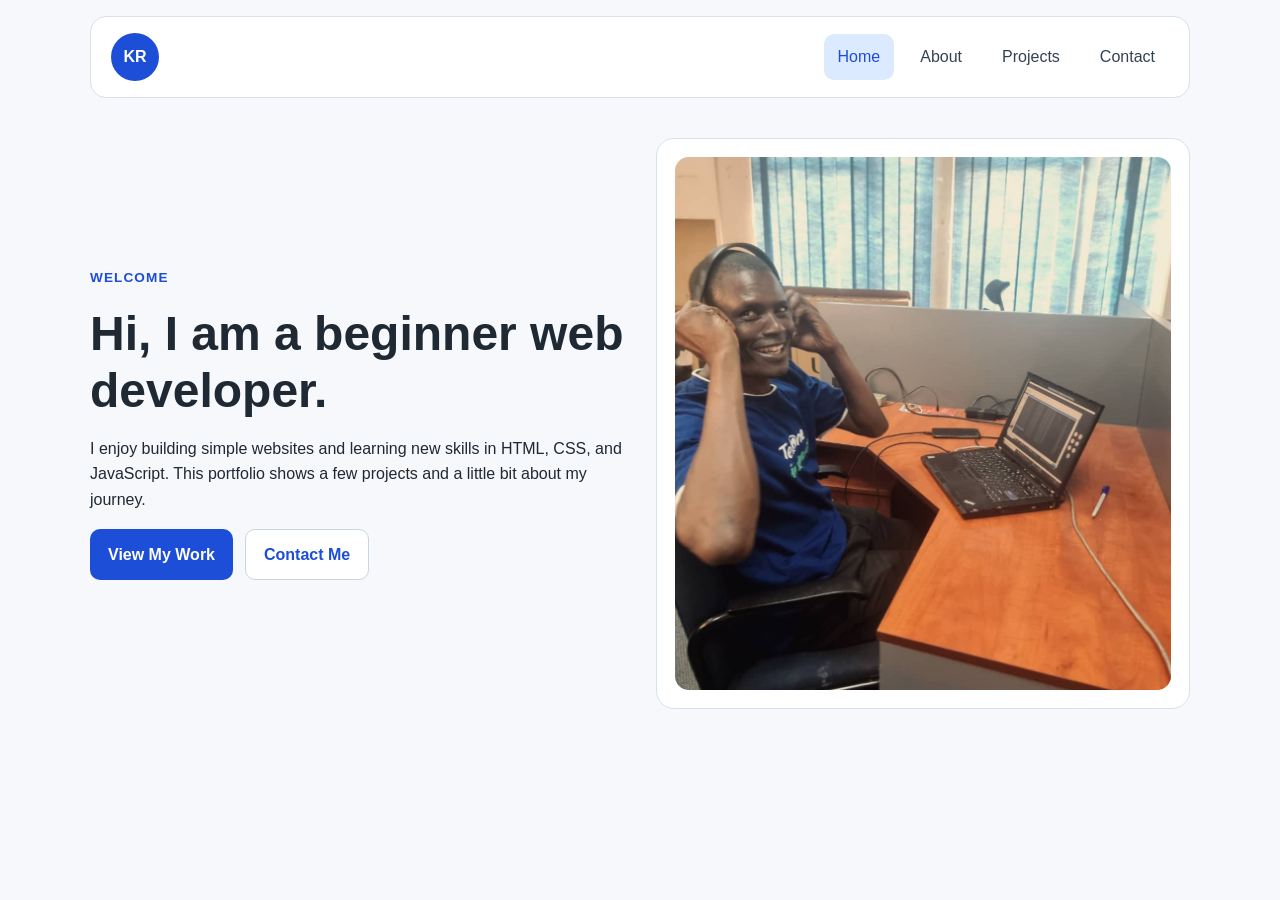
<file: index.html>
<!DOCTYPE html>
<html lang="en">
<head>
    <meta charset="UTF-8">
    <meta name="viewport" content="width=device-width, initial-scale=1.0">
    <title>Home</title>
    <link rel="stylesheet" href="Main.css">
</head>
<body>
    <nav class="nav-bar">
        <div class="logo-container">
            <h1>KR</h1>
        </div>
        <div class="links-container">
            <a class="active-link" href="index.html">Home</a>
            <a href="ABOUT.html">About</a>
            <a href="PROJECTS.html">Projects</a>
            <a href="contact.html">Contact</a>
        </div>
    </nav>

    <main class="page-shell">
        <section class="hero-section">
            <div class="hero-content">
                <p class="section-label">Welcome</p>
                <h1>Hi, I am a beginner web developer.</h1>
                <p>
                    I enjoy building simple websites and learning new skills in HTML, CSS,
                    and JavaScript. This portfolio shows a few projects and a little bit
                    about my journey.
                </p>
                <div class="hero-buttons">
                    <a class="primary-button" href="PROJECTS.html">View My Work</a>
                    <a class="secondary-button" href="contact.html">Contact Me</a>
                </div>
            </div>

            <div class="hero-image">
                <img src="IMG-20230922-WA0028.jpg" alt="Profile photo">
            </div>
        </section>
    </main>
</body>
</html>
</file>
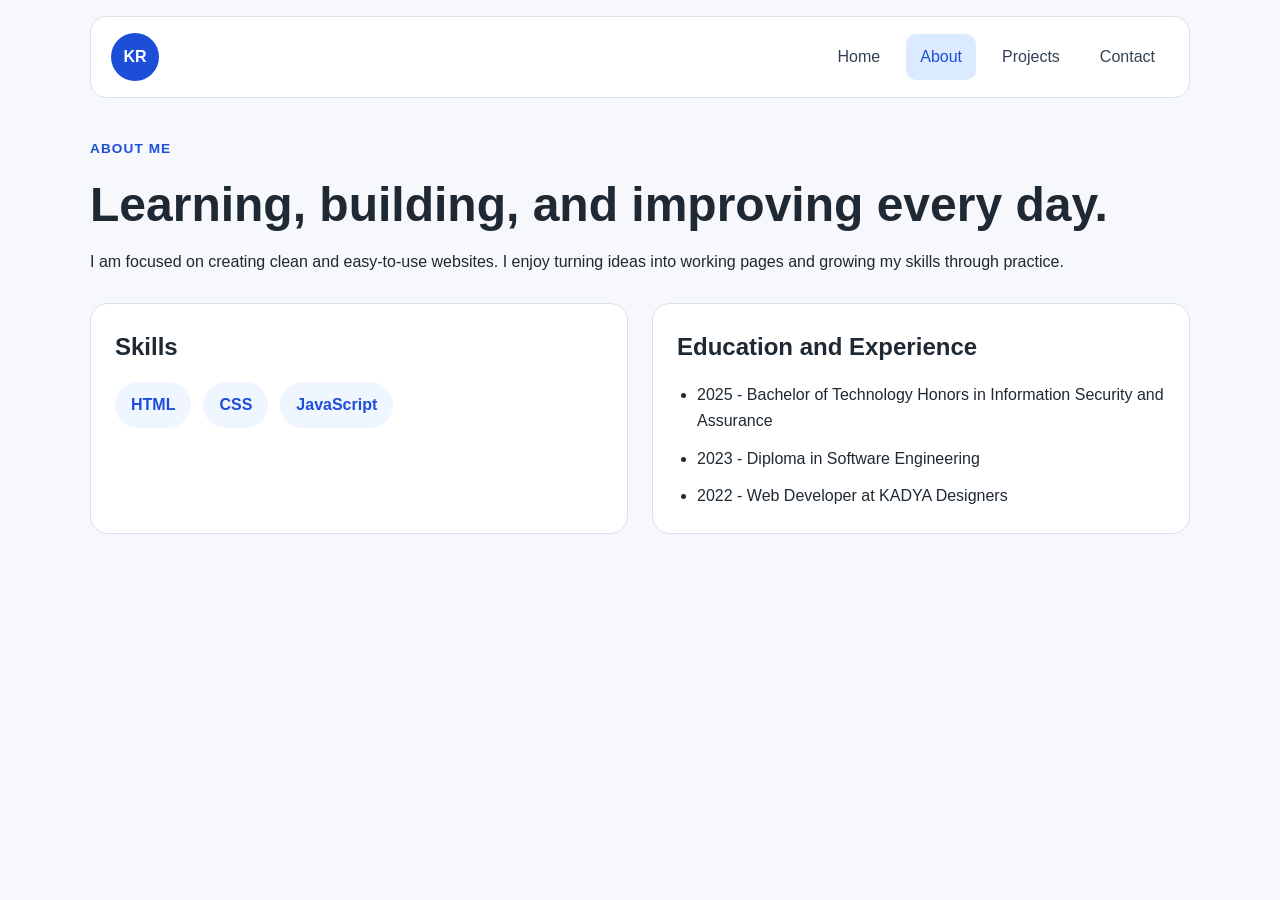
<file: ABOUT.html>
<!DOCTYPE html>
<html lang="en">
<head>
    <meta charset="UTF-8">
    <meta name="viewport" content="width=device-width, initial-scale=1.0">
    <title>About</title>
    <link rel="stylesheet" href="Main.css">
</head>
<body>
    <nav class="nav-bar">
        <div class="logo-container">
            <h1>KR</h1>
        </div>
        <div class="links-container">
            <a href="index.html">Home</a>
            <a class="active-link" href="ABOUT.html">About</a>
            <a href="PROJECTS.html">Projects</a>
            <a href="contact.html">Contact</a>
        </div>
    </nav>

    <main class="page-shell">
        <section class="page-intro">
            <p class="section-label">About Me</p>
            <h1>Learning, building, and improving every day.</h1>
            <p>
                I am focused on creating clean and easy-to-use websites. I enjoy turning
                ideas into working pages and growing my skills through practice.
            </p>
        </section>

        <section class="info-grid">
            <div class="content-card">
                <h2>Skills</h2>
                <div class="skills-cont">
                    <div class="skill-bar">HTML</div>
                    <div class="skill-bar">CSS</div>
                    <div class="skill-bar">JavaScript</div>
                </div>
            </div>

            <div class="content-card">
                <h2>Education and Experience</h2>
                <ul class="details-list">
                    <li>2025 - Bachelor of Technology Honors in Information Security and Assurance</li>
                    <li>2023 - Diploma in Software Engineering</li>
                    <li>2022 - Web Developer at KADYA Designers</li>
                </ul>
            </div>
        </section>
    </main>
</body>
</html>
</file>
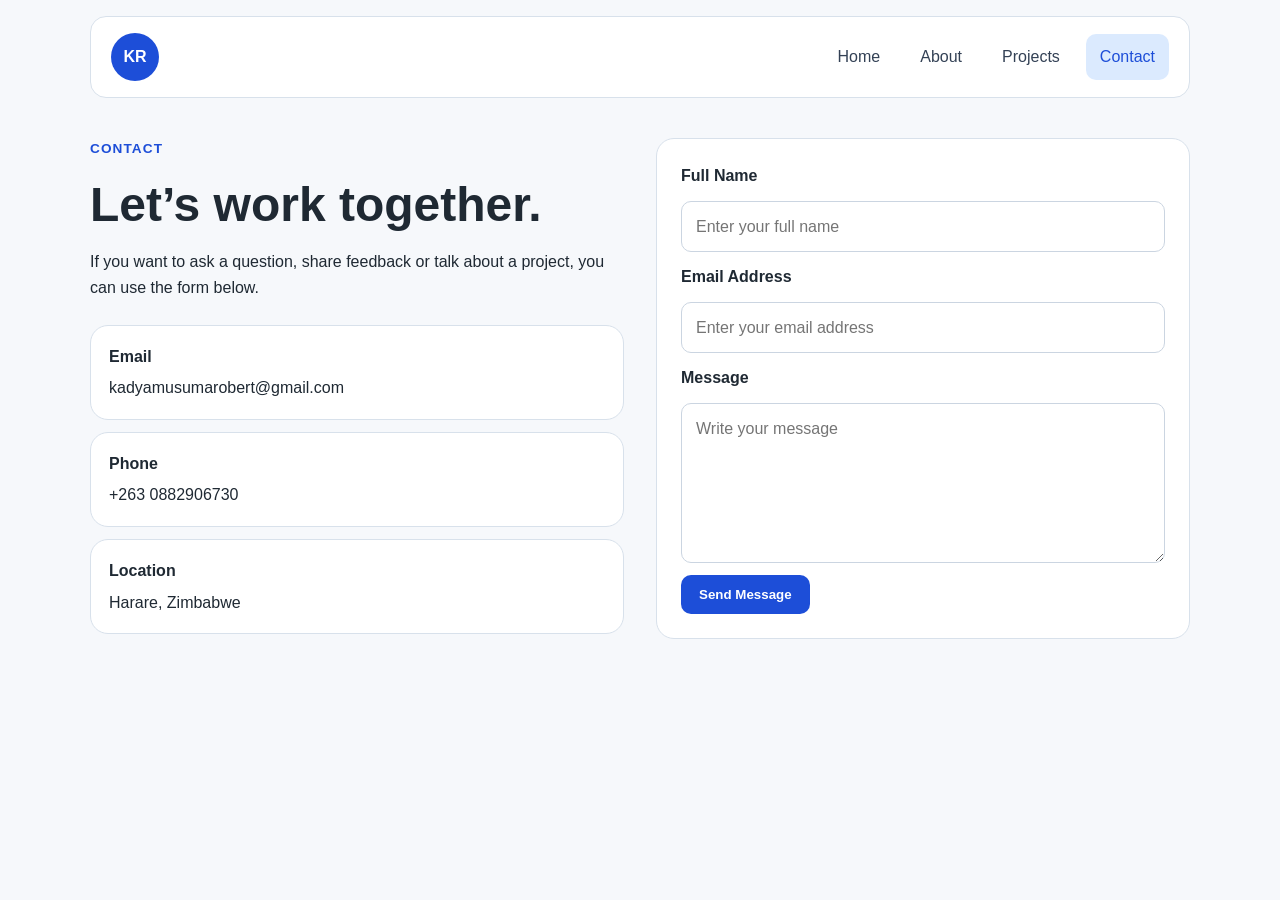
<file: CONTACT.html>
<!DOCTYPE html>
<html lang="en">
<head>
    <meta charset="UTF-8">
    <meta name="viewport" content="width=device-width, initial-scale=1.0">
    <title>Contact</title>
    <link rel="stylesheet" href="Main.css">
</head>
<body>
    <nav class="nav-bar">
        <div class="logo-container">
            <h1>KR</h1>
        </div>
        <div class="links-container">
            <a href="index.html">Home</a>
            <a href="ABOUT.html">About</a>
            <a href="PROJECTS.html">Projects</a>
            <a class="active-link" href="contact.html">Contact</a>
        </div>
    </nav>

    <main class="page-shell">
        <section class="contact-section">
            <div class="contact-intro">
                <p class="section-label">Contact</p>
                <h1>Let’s work together.</h1>
                <p>
                    If you want to ask a question, share feedback or talk about a project,
                    you can use the form below.
                </p>

                <div class="contact-details">
                    <div class="contact-card">
                        <h2>Email</h2>
                        <p>kadyamusumarobert@gmail.com</p>
                    </div>
                    <div class="contact-card">
                        <h2>Phone</h2>
                        <p>+263 0882906730</p>
                    </div>
                    <div class="contact-card">
                        <h2>Location</h2>
                        <p>Harare, Zimbabwe</p>
                    </div>
                </div>
            </div>

            <form class="contact-form">
                <label for="name">Full Name</label>
                <input type="text" id="name" name="name" placeholder="Enter your full name">

                <label for="email">Email Address</label>
                <input type="email" id="email" name="email" placeholder="Enter your email address">

                <label for="message">Message</label>
                <textarea id="message" name="message" placeholder="Write your message"></textarea>

                <button type="submit" class="primary-button">Send Message</button>
            </form>
        </section>
    </main>
</body>
</html>
</file>
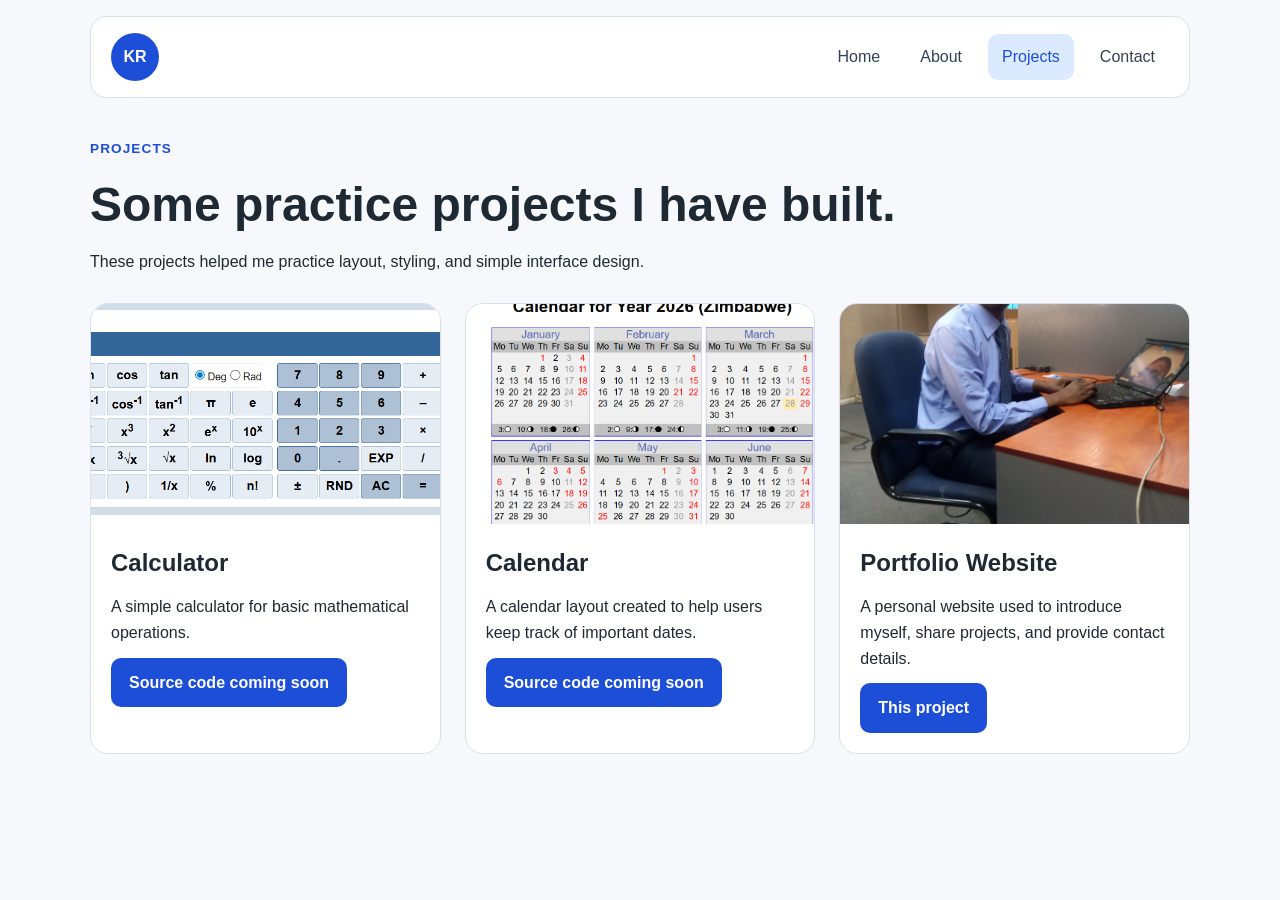
<file: PROJECTS.html>
<!DOCTYPE html>
<html lang="en">
<head>
    <meta charset="UTF-8">
    <meta name="viewport" content="width=device-width, initial-scale=1.0">
    <title>Projects</title>
    <link rel="stylesheet" href="Main.css">
</head>
<body>
    <nav class="nav-bar">
        <div class="logo-container">
            <h1>KR</h1>
        </div>
        <div class="links-container">
            <a href="index.html">Home</a>
            <a href="ABOUT.html">About</a>
            <a class="active-link" href="PROJECTS.html">Projects</a>
            <a href="contact.html">Contact</a>
        </div>
    </nav>

    <main class="page-shell">
        <section class="page-intro">
            <p class="section-label">Projects</p>
            <h1>Some practice projects I have built.</h1>
            <p>
                These projects helped me practice layout, styling, and simple interface design.
            </p>
        </section>

        <section class="projects">
            <article class="projects-card">
                <img src="calculator.png" alt="Calculator project preview">
                <div class="project-body">
                    <h2>Calculator</h2>
                    <p>A simple calculator for basic mathematical operations.</p>
                    <a href="#">Source code coming soon</a>
                </div>
            </article>

            <article class="projects-card">
                <img src="calender.png" alt="Calendar project preview">
                <div class="project-body">
                    <h2>Calendar</h2>
                    <p>A calendar layout created to help users keep track of important dates.</p>
                    <a href="#">Source code coming soon</a>
                </div>
            </article>

            <article class="projects-card">
                <img src="IMG_20230929.jpg" alt="Portfolio project preview">
                <div class="project-body">
                    <h2>Portfolio Website</h2>
                    <p>A personal website used to introduce myself, share projects, and provide contact details.</p>
                    <a href="#">This project</a>
                </div>
            </article>
        </section>
    </main>
</body>
</html>
</file>
<file: Main.css>
* {
    margin: 0;
    padding: 0;
    box-sizing: border-box;
}

body {
    font-family: Arial, sans-serif;
    background-color: #f6f8fb;
    color: #1f2933;
    line-height: 1.6;
}

img {
    display: block;
    width: 100%;
}

.nav-bar {
    width: calc(100% - 32px);
    max-width: 1100px;
    margin: 16px auto 0;
    padding: 16px 20px;
    display: flex;
    align-items: center;
    justify-content: space-between;
    gap: 20px;
    background-color: #ffffff;
    border: 1px solid #d8e1eb;
    border-radius: 16px;
    position: sticky;
    top: 16px;
    z-index: 10;
}

.logo-container {
    width: 48px;
    height: 48px;
    border-radius: 50%;
    background-color: #1d4ed8;
    display: flex;
    align-items: center;
    justify-content: center;
    color: #ffffff;
}

.logo-container h1 {
    font-size: 1rem;
}

.links-container {
    display: flex;
    align-items: center;
    gap: 12px;
    flex-wrap: wrap;
    justify-content: flex-end;
}

.links-container a {
    text-decoration: none;
    color: #334155;
    padding: 10px 14px;
    border-radius: 10px;
    transition: background-color 0.2s ease, color 0.2s ease;
}

.links-container a:hover,
.links-container .active-link {
    background-color: #dbeafe;
    color: #1d4ed8;
}

.page-shell {
    width: min(1100px, calc(100% - 32px));
    margin: 40px auto 60px;
}

.hero-section,
.contact-section {
    display: grid;
    grid-template-columns: repeat(2, minmax(0, 1fr));
    gap: 32px;
    align-items: center;
}

.hero-content,
.page-intro,
.contact-intro {
    display: flex;
    flex-direction: column;
    gap: 16px;
}

.hero-content h1,
.page-intro h1,
.contact-intro h1 {
    font-size: clamp(2rem, 5vw, 3rem);
    line-height: 1.2;
}

.section-label {
    color: #1d4ed8;
    font-weight: 700;
    text-transform: uppercase;
    letter-spacing: 0.08em;
    font-size: 0.85rem;
}

.hero-buttons {
    display: flex;
    gap: 12px;
    flex-wrap: wrap;
}

.primary-button,
.secondary-button,
.projects-card a,
.contact-form button {
    display: inline-flex;
    align-items: center;
    justify-content: center;
    width: fit-content;
    padding: 12px 18px;
    border-radius: 10px;
    text-decoration: none;
    font-weight: 700;
    border: none;
    cursor: pointer;
}

.primary-button,
.projects-card a,
.contact-form button {
    background-color: #1d4ed8;
    color: #ffffff;
}

.secondary-button {
    background-color: #ffffff;
    color: #1d4ed8;
    border: 1px solid #cbd5e1;
}

.hero-image,
.content-card,
.projects-card,
.contact-form,
.contact-card {
    background-color: #ffffff;
    border: 1px solid #d8e1eb;
    border-radius: 18px;
}

.hero-image {
    padding: 18px;
}

.hero-image img {
    aspect-ratio: 4 / 4.3;
    object-fit: cover;
    border-radius: 14px;
}

.page-intro {
    margin-bottom: 28px;
}

.info-grid {
    display: grid;
    grid-template-columns: repeat(2, minmax(0, 1fr));
    gap: 24px;
}

.content-card {
    padding: 24px;
}

.content-card h2 {
    margin-bottom: 16px;
}

.skills-cont {
    display: flex;
    gap: 12px;
    flex-wrap: wrap;
}

.skill-bar {
    padding: 10px 16px;
    background-color: #eff6ff;
    color: #1d4ed8;
    border-radius: 999px;
    font-weight: 700;
}

.details-list {
    padding-left: 20px;
    display: grid;
    gap: 12px;
}

.projects {
    display: grid;
    grid-template-columns: repeat(3, minmax(0, 1fr));
    gap: 24px;
}

.projects-card {
    overflow: hidden;
}

.projects-card img {
    height: 220px;
    object-fit: cover;
}

.project-body {
    padding: 20px;
    display: flex;
    flex-direction: column;
    gap: 12px;
}

.contact-section {
    align-items: start;
}

.contact-details {
    display: grid;
    grid-template-columns: 1fr;
    gap: 12px;
    margin-top: 8px;
}

.contact-card {
    padding: 18px;
}

.contact-card h2 {
    margin-bottom: 6px;
    font-size: 1rem;
}

.contact-form {
    padding: 24px;
    display: grid;
    gap: 12px;
}

.contact-form label {
    font-weight: 700;
}

.contact-form input,
.contact-form textarea {
    width: 100%;
    padding: 12px 14px;
    border: 1px solid #cbd5e1;
    border-radius: 10px;
    font: inherit;
    background-color: #ffffff;
}

.contact-form textarea {
    min-height: 160px;
    resize: vertical;
}

@media (max-width: 900px) {
    .hero-section,
    .contact-section,
    .info-grid,
    .projects {
        grid-template-columns: 1fr;
    }

    .nav-bar {
        position: static;
        width: min(1100px, calc(100% - 24px));
        margin-top: 12px;
    }

    .page-shell {
        width: min(1100px, calc(100% - 24px));
        margin-top: 24px;
    }
}

@media (max-width: 600px) {
    .nav-bar {
        padding: 16px;
        flex-direction: column;
        align-items: flex-start;
    }

    .links-container {
        width: 100%;
        justify-content: flex-start;
    }

    .links-container a {
        padding: 8px 12px;
    }

    .hero-content h1,
    .page-intro h1,
    .contact-intro h1 {
        font-size: 2rem;
    }

    .projects-card img {
        height: 180px;
    }
}
</file>
